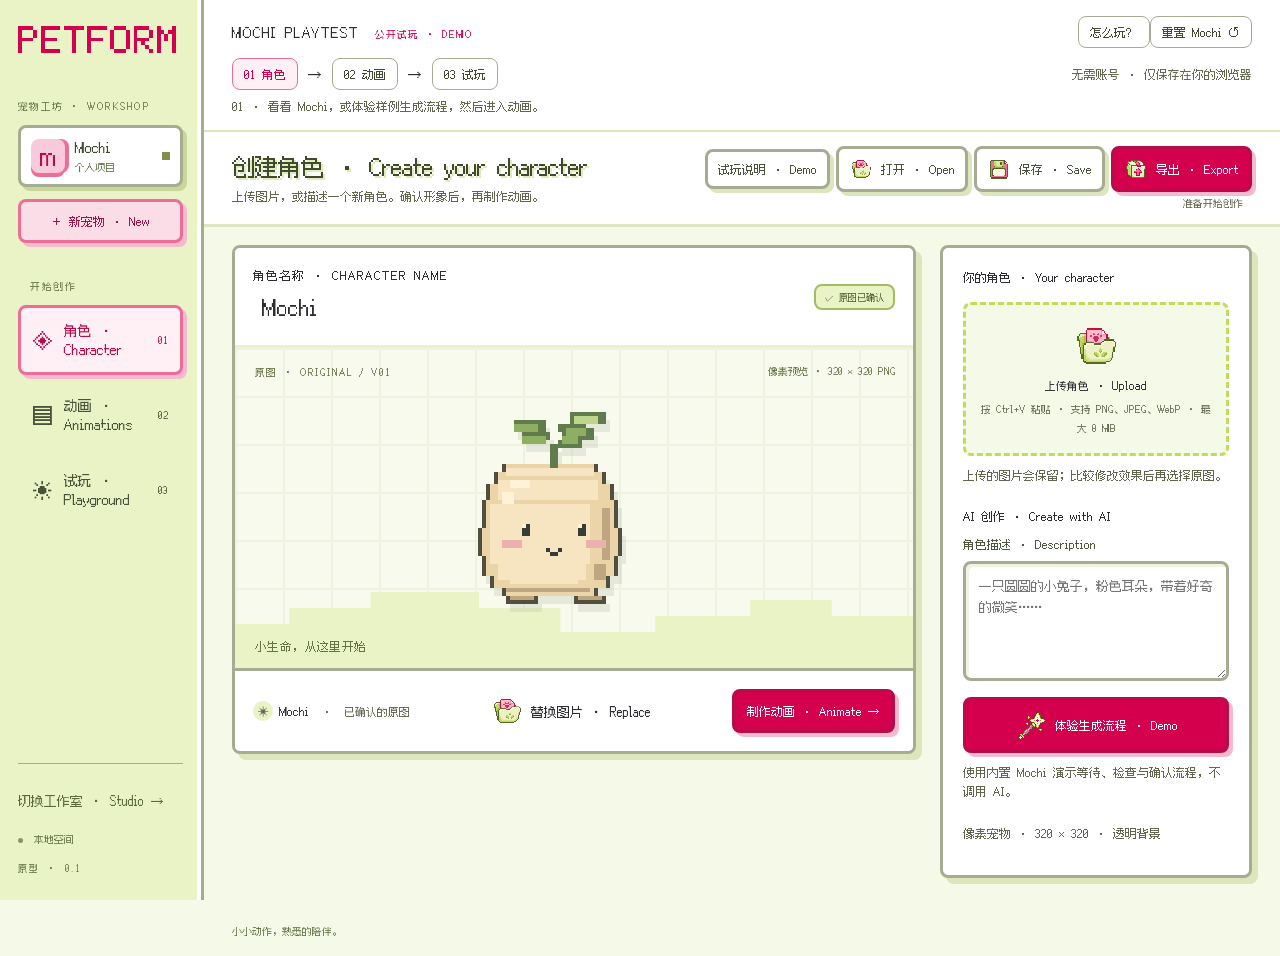
<file: index.html>
<!doctype html>
<html lang="zh-CN">
<head><meta charset="UTF-8"><meta name="viewport" content="width=device-width,initial-scale=1"><link rel="icon" href="data:,"><meta name="theme-color" content="#ffffff"><title>Petform · Mochi Playtest</title><link rel="stylesheet" href="./style.css"><link rel="stylesheet" href="./contextual.css"><link rel="stylesheet" href="./demo.css"></head>
<body class="pixel-fantasy">
<div class="app">
<aside class="sidebar">
<a class="brand" href="#" aria-label="Petform 首页"><svg class="brand-pixels" viewBox="0 0 41 7" aria-hidden="true"><path d="M0 0h1v1h-1zM1 0h1v1h-1zM2 0h1v1h-1zM3 0h1v1h-1zM0 1h1v1h-1zM4 1h1v1h-1zM0 2h1v1h-1zM4 2h1v1h-1zM0 3h1v1h-1zM1 3h1v1h-1zM2 3h1v1h-1zM3 3h1v1h-1zM0 4h1v1h-1zM0 5h1v1h-1zM0 6h1v1h-1zM6 0h1v1h-1zM7 0h1v1h-1zM8 0h1v1h-1zM9 0h1v1h-1zM10 0h1v1h-1zM6 1h1v1h-1zM6 2h1v1h-1zM6 3h1v1h-1zM7 3h1v1h-1zM8 3h1v1h-1zM9 3h1v1h-1zM6 4h1v1h-1zM6 5h1v1h-1zM6 6h1v1h-1zM7 6h1v1h-1zM8 6h1v1h-1zM9 6h1v1h-1zM10 6h1v1h-1zM12 0h1v1h-1zM13 0h1v1h-1zM14 0h1v1h-1zM15 0h1v1h-1zM16 0h1v1h-1zM14 1h1v1h-1zM14 2h1v1h-1zM14 3h1v1h-1zM14 4h1v1h-1zM14 5h1v1h-1zM14 6h1v1h-1zM18 0h1v1h-1zM19 0h1v1h-1zM20 0h1v1h-1zM21 0h1v1h-1zM22 0h1v1h-1zM18 1h1v1h-1zM18 2h1v1h-1zM18 3h1v1h-1zM19 3h1v1h-1zM20 3h1v1h-1zM21 3h1v1h-1zM18 4h1v1h-1zM18 5h1v1h-1zM18 6h1v1h-1zM25 0h1v1h-1zM26 0h1v1h-1zM27 0h1v1h-1zM24 1h1v1h-1zM28 1h1v1h-1zM24 2h1v1h-1zM28 2h1v1h-1zM24 3h1v1h-1zM28 3h1v1h-1zM24 4h1v1h-1zM28 4h1v1h-1zM24 5h1v1h-1zM28 5h1v1h-1zM25 6h1v1h-1zM26 6h1v1h-1zM27 6h1v1h-1zM30 0h1v1h-1zM31 0h1v1h-1zM32 0h1v1h-1zM33 0h1v1h-1zM30 1h1v1h-1zM34 1h1v1h-1zM30 2h1v1h-1zM34 2h1v1h-1zM30 3h1v1h-1zM31 3h1v1h-1zM32 3h1v1h-1zM33 3h1v1h-1zM30 4h1v1h-1zM32 4h1v1h-1zM30 5h1v1h-1zM33 5h1v1h-1zM30 6h1v1h-1zM34 6h1v1h-1zM36 0h1v1h-1zM40 0h1v1h-1zM36 1h1v1h-1zM37 1h1v1h-1zM39 1h1v1h-1zM40 1h1v1h-1zM36 2h1v1h-1zM38 2h1v1h-1zM40 2h1v1h-1zM36 3h1v1h-1zM38 3h1v1h-1zM40 3h1v1h-1zM36 4h1v1h-1zM40 4h1v1h-1zM36 5h1v1h-1zM40 5h1v1h-1zM36 6h1v1h-1zM40 6h1v1h-1z"/></svg></a>
<div class="workspace-label">宠物工坊 · WORKSHOP</div>
<div class="project-chip"><span class="project-avatar">m</span><div><b id="side-name">Mochi</b><small>个人项目</small></div><span class="status-dot"></span></div>
<button id="new-pet" class="button button-outline full">＋ 新宠物 · New</button>
<div class="nav-label">开始创作</div>
<nav aria-label="工作空间"><button class="nav-item active" data-page="character"><span class="nav-icon">◈</span> 角色 · Character <span class="nav-number">01</span></button><button class="nav-item" data-page="animation"><span class="nav-icon">▤</span> 动画 · Animations <span class="nav-number">02</span></button><button class="nav-item" data-page="playground"><span class="nav-icon">☀</span> 试玩 · Playground <span class="nav-number">03</span></button></nav>
<div class="sidebar-note"><div class="tiny-flower">✳</div><b>一个角色，<br>许多小小瞬间。</b><p>让角色自在活动、休息与呼吸。</p></div>
<div class="sidebar-bottom"><a href="./studio.html" class="text-button">切换工作室 · Studio →</a><span class="local-indicator"><i></i> 本地空间</span><small>原型 · 0.1</small></div>
</aside>
<div class="main-shell"><section class="demo-bar" aria-label="Mochi playtest"><div class="demo-bar-head"><strong>MOCHI PLAYTEST <span>公开试玩 · DEMO</span></strong><div><button id="demo-help">怎么玩？</button><button id="demo-reset">重置 Mochi ↺</button></div></div><div class="demo-steps"><button data-demo-page="character">01 角色</button><span>→</span><button data-demo-page="animation">02 动画</button><span>→</span><button data-demo-page="playground">03 试玩</button><small>无需账号 · 仅保存在你的浏览器</small></div><p id="demo-step"></p></section>
<header class="topbar"><div class="workspace-heading"></div><div class="header-actions"><button id="generation-status" class="button button-quiet" hidden>✦ 正在生成……</button><span id="save-status" role="status">准备开始创作</span><button id="provider-settings" class="button button-quiet">试玩说明 · Demo</button><button id="import-project" class="button button-quiet">打开 · Open</button><button id="save-project" class="button button-quiet">保存 · Save</button><button id="export-project" class="button button-dark">导出 · Export</button></div></header>
<main id="main" tabindex="-1"></main>
<footer class="footer"><span>小小动作，熟悉的陪伴。</span><span>为小小陪伴而创作 <span class="pink-star">✳</span></span></footer>
</div></div>
<input type="file" id="character-file" accept="image/png,image/jpeg,image/webp" hidden>
<input type="file" id="frames-file" accept="image/png" multiple hidden>
<input type="file" id="project-file" accept="application/json,.json" hidden>
<div id="toast" class="toast" role="status" aria-live="polite"></div>
<dialog id="generation-wait" aria-labelledby="generation-title" aria-describedby="generation-detail"><div class="summon-scene" aria-hidden="true"><span class="summon-star star-one">✦</span><span class="summon-star star-two">✦</span><span class="summon-star star-three">+</span><div class="summon-crystal"></div><div class="summon-platform"></div></div><span class="eyebrow">创作工坊 · WORKSHOP</span><h2 id="generation-title">召唤角色 · Summoning your character</h2><p id="generation-detail">图像服务正在绘制，可能需要几分钟。</p><div class="spell-track" aria-hidden="true"><i></i><i></i><i></i><i></i><i></i><i></i><i></i><i></i></div><p id="generation-elapsed">0:00 已用时</p><p class="fine-print">可以收起此面板；结果就绪前，请保持此标签页打开。</p><button id="hide-generation" class="button button-outline">收起等待面板 · Hide</button></dialog>
<dialog id="new-pet-dialog" aria-labelledby="new-pet-title"><h2 id="new-pet-title">创建新宠物 · Create a new pet</h2><p class="muted">从空白画布开始：上传图片，或描述角色并生成。</p><form id="new-pet-form"><label class="field"><span class="field-label">宠物名称 · Pet name</span><input id="new-pet-name" class="input" maxlength="40" placeholder="给宠物起个名字" required></label><p class="fine-print" id="new-pet-choice-help">备份并创建会先下载当前项目；直接创建会放弃当前宠物及未保存的修改，不下载文件。</p><button class="button button-dark full" type="submit" id="backup-and-create">备份并创建 · Back up &amp; create</button><button class="button button-outline full" type="submit" id="create-without-backup" aria-describedby="new-pet-choice-help">直接创建 · Create without backup</button><button class="button button-outline full" type="button" id="cancel-new-pet">取消 · Cancel</button></form></dialog>
<dialog id="export-dialog"><div class="dialog-head"><span class="eyebrow">导出作品 · EXPORT</span><button class="icon-button" id="close-export" aria-label="关闭导出">×</button></div><h2>带宠物去桌面 · Desktop export</h2><p class="muted">查看导出流程，或下载可以重新打开的项目备份。</p><div id="export-summary"><img id="export-icon" alt="宠物应用图标"><span id="export-summary-text"></span></div><button class="button button-olive full" id="download-desktop">桌面宠物 · Windows app</button><p id="desktop-export-status" class="fine-print" role="status">确认的原图将用作应用和托盘图标，仅包含已确认的动画。</p><section class="advanced-export"><h3>备份与精灵图 · Backup &amp; sprites</h3><button class="button button-outline full" id="download-json">可编辑备份 · Project JSON</button><button class="button button-outline full" id="download-sheet">当前动作精灵图 · Sprite PNG</button></section><p class="fine-print">试玩版不会构建或下载 Windows 可执行文件。</p></dialog>
<dialog id="image-import-dialog">
  <div class="dialog-head"><span class="eyebrow">角色画布 · CHARACTER CANVAS</span></div>
  <h2>调整角色画布 · Canvas fit</h2>
  <p class="muted">对比上传图片与 320 × 320 原图，后者将作为所有动画的参考。</p>
  <div class="cutout-review"><div class="cutout-preview source-preview"><span>上传原图 · Upload</span><img id="import-source" alt="上传原图"></div><div class="cutout-preview"><span>角色画布 · Canvas</span><img id="import-preview" alt="去背并适配画布后的角色"></div></div>
  <p id="import-detection" role="status"></p><p id="import-baseline" class="fine-print" role="status"></p>
  <label class="check-item"><input type="checkbox" id="import-remove" checked> 自动去除简单背景 · Remove background</label>
  <label class="field"><span class="field-label">颜色容差 · Tolerance <span id="import-tolerance-label">28</span></span><input id="import-tolerance" type="range" min="5" max="80" value="28"></label>
  <label class="field"><span class="field-label">角色大小 · Size <span id="import-size-label">100%</span></span><input id="import-size" type="range" min="50" max="114" step="1" value="100"><span class="field-hint">100% 保留标准边距；放大后仍适配画布，但周围留白会减少。</span></label>
  <label class="field"><span class="field-label">主体与特征 · Character details</span><textarea id="style-note" class="input prompt-input" maxlength="500" placeholder="描述主体、位置、身体结构、衣着，以及需要保留的裁切范围。"></textarea><span class="field-hint">背景复杂时请明确主体，说明特殊身体结构，以及是否为半身或裁切肖像。描述会随原图保存，用于转换与动画生成。</span></label>
  <button class="button button-outline full" id="ai-cutout" disabled title="完整版 AI 功能，试玩版未连接">AI 去背景 · Remove background</button><button class="button button-outline full" id="ai-adapt-style" disabled title="完整版 AI 功能，试玩版未连接">转为像素风 · Pixel style</button>
  <label id="style-choice-wrap" class="check-item" hidden><input type="checkbox" id="import-style-choice"> 使用像素风版本 · Pixel version</label>
  <p class="fine-print">试玩版支持本地画布调整与基础去背；在线 AI 去背与风格转换未启用。</p>
  <button class="button button-olive full" id="apply-image-import">使用此角色 · Use character</button><button class="button button-outline full" id="cancel-image-import">取消 · Cancel</button>
</dialog>

<dialog id="demo-guide" class="demo-guide"><div class="dialog-head"><span class="eyebrow">MOCHI PLAYTEST</span><button id="demo-guide-close" class="icon-button" aria-label="关闭试玩指南">×</button></div><h2>一个 Mochi，完整走一遍。</h2><div class="demo-guide-grid"><section><b>01 · 角色</b><p>查看默认 Mochi。点击「体验生成流程」查看等待与结果确认，也可以上传自己的图片。</p></section><section><b>02 · 动画</b><p>切换待机、开心、进食、睡眠。滚轮选帧，试试速度与播放模式。修改后点击「确认动画」。</p></section><section><b>03 · 试玩</b><p>点击、长按、拖动 Mochi，探索已确认的动作和互动。保存仅影响你自己的浏览器。</p></section><section><b>04 · 带走作品</b><p>「导出」可下载 JSON 备份和精灵图。Windows 应用打包需完整版。</p></section></div><p class="demo-note">这是交互试玩：生成使用预设样例，不会根据描述绘制新图。AI 修复、去背与像素化不连接在线服务。无需密钥，无生成费用。</p></dialog><script type="module" src="./app.mjs"></script>
</body></html>
</file>
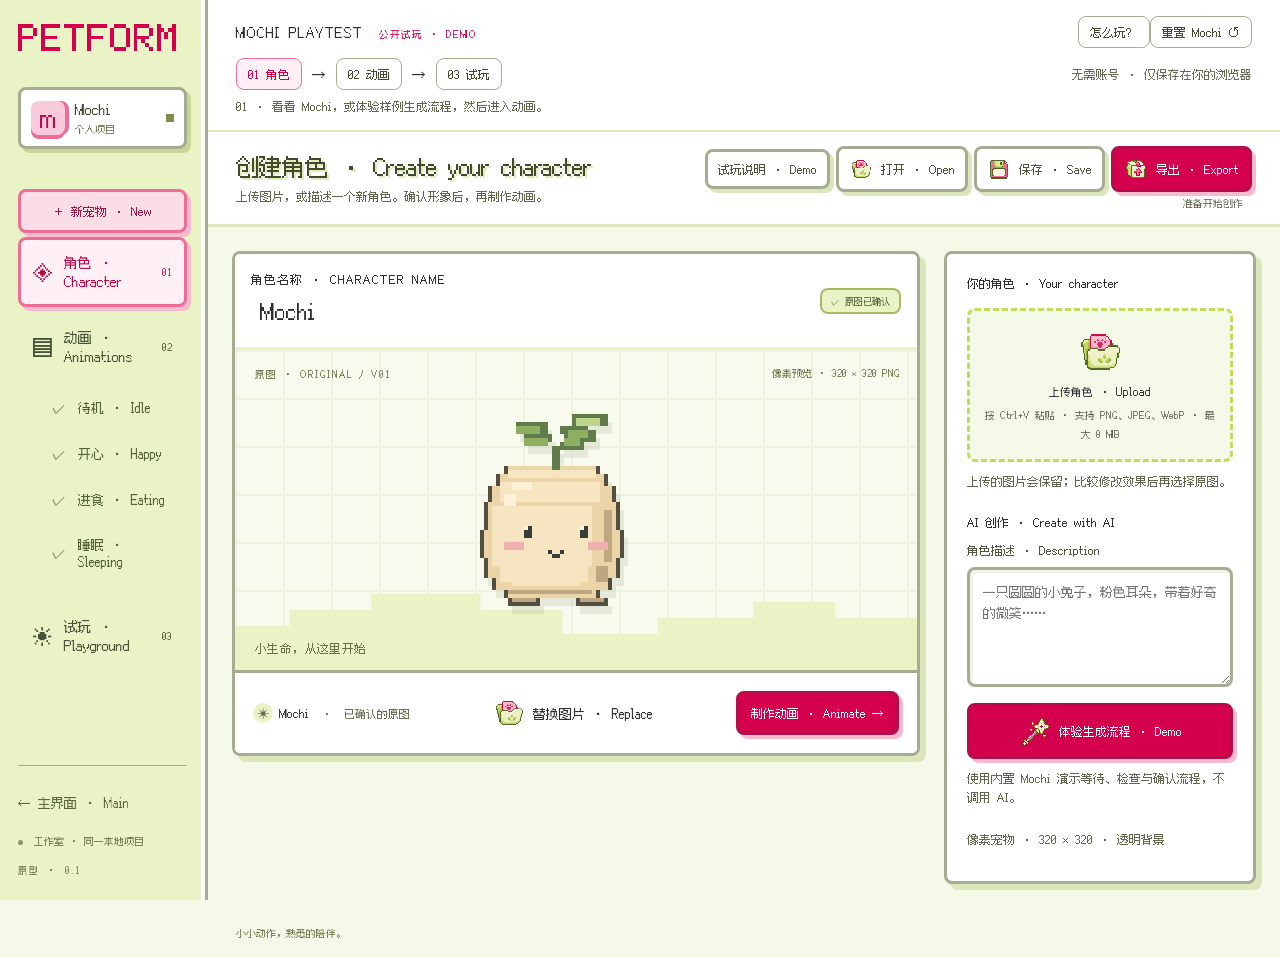
<file: studio.html>
<!doctype html>
<html lang="zh-CN">
<head><meta charset="UTF-8"><meta name="viewport" content="width=device-width,initial-scale=1"><link rel="icon" href="data:,"><meta name="theme-color" content="#ffffff"><title>Petform · 工作室 Studio</title><link rel="stylesheet" href="./style.css"><link rel="stylesheet" href="./contextual.css"><link rel="stylesheet" href="./studio.css"><link rel="stylesheet" href="./demo.css"></head>
<body class="pixel-fantasy" data-interface="studio">
<div class="app">
<aside class="sidebar">
<a class="brand" href="#" aria-label="Petform 首页"><svg class="brand-pixels" viewBox="0 0 41 7" aria-hidden="true"><path d="M0 0h1v1h-1zM1 0h1v1h-1zM2 0h1v1h-1zM3 0h1v1h-1zM0 1h1v1h-1zM4 1h1v1h-1zM0 2h1v1h-1zM4 2h1v1h-1zM0 3h1v1h-1zM1 3h1v1h-1zM2 3h1v1h-1zM3 3h1v1h-1zM0 4h1v1h-1zM0 5h1v1h-1zM0 6h1v1h-1zM6 0h1v1h-1zM7 0h1v1h-1zM8 0h1v1h-1zM9 0h1v1h-1zM10 0h1v1h-1zM6 1h1v1h-1zM6 2h1v1h-1zM6 3h1v1h-1zM7 3h1v1h-1zM8 3h1v1h-1zM9 3h1v1h-1zM6 4h1v1h-1zM6 5h1v1h-1zM6 6h1v1h-1zM7 6h1v1h-1zM8 6h1v1h-1zM9 6h1v1h-1zM10 6h1v1h-1zM12 0h1v1h-1zM13 0h1v1h-1zM14 0h1v1h-1zM15 0h1v1h-1zM16 0h1v1h-1zM14 1h1v1h-1zM14 2h1v1h-1zM14 3h1v1h-1zM14 4h1v1h-1zM14 5h1v1h-1zM14 6h1v1h-1zM18 0h1v1h-1zM19 0h1v1h-1zM20 0h1v1h-1zM21 0h1v1h-1zM22 0h1v1h-1zM18 1h1v1h-1zM18 2h1v1h-1zM18 3h1v1h-1zM19 3h1v1h-1zM20 3h1v1h-1zM21 3h1v1h-1zM18 4h1v1h-1zM18 5h1v1h-1zM18 6h1v1h-1zM25 0h1v1h-1zM26 0h1v1h-1zM27 0h1v1h-1zM24 1h1v1h-1zM28 1h1v1h-1zM24 2h1v1h-1zM28 2h1v1h-1zM24 3h1v1h-1zM28 3h1v1h-1zM24 4h1v1h-1zM28 4h1v1h-1zM24 5h1v1h-1zM28 5h1v1h-1zM25 6h1v1h-1zM26 6h1v1h-1zM27 6h1v1h-1zM30 0h1v1h-1zM31 0h1v1h-1zM32 0h1v1h-1zM33 0h1v1h-1zM30 1h1v1h-1zM34 1h1v1h-1zM30 2h1v1h-1zM34 2h1v1h-1zM30 3h1v1h-1zM31 3h1v1h-1zM32 3h1v1h-1zM33 3h1v1h-1zM30 4h1v1h-1zM32 4h1v1h-1zM30 5h1v1h-1zM33 5h1v1h-1zM30 6h1v1h-1zM34 6h1v1h-1zM36 0h1v1h-1zM40 0h1v1h-1zM36 1h1v1h-1zM37 1h1v1h-1zM39 1h1v1h-1zM40 1h1v1h-1zM36 2h1v1h-1zM38 2h1v1h-1zM40 2h1v1h-1zM36 3h1v1h-1zM38 3h1v1h-1zM40 3h1v1h-1zM36 4h1v1h-1zM40 4h1v1h-1zM36 5h1v1h-1zM40 5h1v1h-1zM36 6h1v1h-1zM40 6h1v1h-1z"/></svg></a>
<div class="workspace-label">宠物工坊 · WORKSHOP</div>
<div class="project-chip"><span class="project-avatar">m</span><div><b id="side-name">Mochi</b><small>个人项目</small></div><span class="status-dot"></span></div>
<button id="new-pet" class="button button-outline full">＋ 新宠物 · New</button>
<div class="nav-label">开始创作</div>
<nav aria-label="工作空间"><button class="nav-item active" data-page="character"><span class="nav-icon">◈</span> 角色 · Character <span class="nav-number">01</span></button><button class="nav-item" data-page="animation"><span class="nav-icon">▤</span> 动画 · Animations <span class="nav-number">02</span></button><button class="nav-item" data-page="playground"><span class="nav-icon">☀</span> 试玩 · Playground <span class="nav-number">03</span></button></nav>
<div class="sidebar-note"><div class="tiny-flower">✳</div><b>一个角色，<br>许多小小瞬间。</b><p>让角色自在活动、休息与呼吸。</p></div>
<div class="sidebar-bottom"><a href="./" class="text-button">← 主界面 · Main</a><span class="local-indicator"><i></i> 工作室 · 同一本地项目</span><small>原型 · 0.1</small></div>
</aside>
<div class="main-shell"><section class="demo-bar" aria-label="Mochi playtest"><div class="demo-bar-head"><strong>MOCHI PLAYTEST <span>公开试玩 · DEMO</span></strong><div><button id="demo-help">怎么玩？</button><button id="demo-reset">重置 Mochi ↺</button></div></div><div class="demo-steps"><button data-demo-page="character">01 角色</button><span>→</span><button data-demo-page="animation">02 动画</button><span>→</span><button data-demo-page="playground">03 试玩</button><small>无需账号 · 仅保存在你的浏览器</small></div><p id="demo-step"></p></section>
<header class="topbar"><div class="workspace-heading"></div><div class="header-actions"><button id="generation-status" class="button button-quiet" hidden>✦ 正在生成……</button><span id="save-status" role="status">准备开始创作</span><button id="provider-settings" class="button button-quiet">试玩说明 · Demo</button><button id="import-project" class="button button-quiet">打开 · Open</button><button id="save-project" class="button button-quiet">保存 · Save</button><button id="export-project" class="button button-dark">导出 · Export</button></div></header>
<main id="main" tabindex="-1"></main>
<footer class="footer"><span>小小动作，熟悉的陪伴。</span><span>为小小陪伴而创作 <span class="pink-star">✳</span></span></footer>
</div></div>
<input type="file" id="character-file" accept="image/png,image/jpeg,image/webp" hidden>
<input type="file" id="frames-file" accept="image/png" multiple hidden>
<input type="file" id="project-file" accept="application/json,.json" hidden>
<div id="toast" class="toast" role="status" aria-live="polite"></div>
<dialog id="generation-wait" aria-labelledby="generation-title" aria-describedby="generation-detail"><div class="summon-scene" aria-hidden="true"><span class="summon-star star-one">✦</span><span class="summon-star star-two">✦</span><span class="summon-star star-three">+</span><div class="summon-crystal"></div><div class="summon-platform"></div></div><span class="eyebrow">创作工坊 · WORKSHOP</span><h2 id="generation-title">召唤角色 · Summoning your character</h2><p id="generation-detail">图像服务正在绘制，可能需要几分钟。</p><div class="spell-track" aria-hidden="true"><i></i><i></i><i></i><i></i><i></i><i></i><i></i><i></i></div><p id="generation-elapsed">0:00 已用时</p><p class="fine-print">可以收起此面板；结果就绪前，请保持此标签页打开。</p><button id="hide-generation" class="button button-outline">收起等待面板 · Hide</button></dialog>
<dialog id="new-pet-dialog" aria-labelledby="new-pet-title"><h2 id="new-pet-title">创建新宠物 · Create a new pet</h2><p class="muted">从空白画布开始：上传图片，或描述角色并生成。</p><form id="new-pet-form"><label class="field"><span class="field-label">宠物名称 · Pet name</span><input id="new-pet-name" class="input" maxlength="40" placeholder="给宠物起个名字" required></label><p class="fine-print" id="new-pet-choice-help">备份并创建会先下载当前项目；直接创建会放弃当前宠物及未保存的修改，不下载文件。</p><button class="button button-dark full" type="submit" id="backup-and-create">备份并创建 · Back up &amp; create</button><button class="button button-outline full" type="submit" id="create-without-backup" aria-describedby="new-pet-choice-help">直接创建 · Create without backup</button><button class="button button-outline full" type="button" id="cancel-new-pet">取消 · Cancel</button></form></dialog>
<dialog id="export-dialog"><div class="dialog-head"><span class="eyebrow">导出作品 · EXPORT</span><button class="icon-button" id="close-export" aria-label="关闭导出">×</button></div><h2>带宠物去桌面 · Desktop export</h2><p class="muted">查看导出流程，或下载可以重新打开的项目备份。</p><div id="export-summary"><img id="export-icon" alt="宠物应用图标"><span id="export-summary-text"></span></div><button class="button button-olive full" id="download-desktop">桌面宠物 · Windows app</button><p id="desktop-export-status" class="fine-print" role="status">确认的原图将用作应用和托盘图标，仅包含已确认的动画。</p><section class="advanced-export"><h3>备份与精灵图 · Backup &amp; sprites</h3><button class="button button-outline full" id="download-json">可编辑备份 · Project JSON</button><button class="button button-outline full" id="download-sheet">当前动作精灵图 · Sprite PNG</button></section><p class="fine-print">试玩版不会构建或下载 Windows 可执行文件。</p></dialog>
<dialog id="image-import-dialog">
  <div class="dialog-head"><span class="eyebrow">角色画布 · CHARACTER CANVAS</span></div>
  <h2>调整角色画布 · Canvas fit</h2>
  <p class="muted">对比上传图片与 320 × 320 原图，后者将作为所有动画的参考。</p>
  <div class="cutout-review"><div class="cutout-preview source-preview"><span>上传原图 · Upload</span><img id="import-source" alt="上传原图"></div><div class="cutout-preview"><span>角色画布 · Canvas</span><img id="import-preview" alt="去背并适配画布后的角色"></div></div>
  <p id="import-detection" role="status"></p><p id="import-baseline" class="fine-print" role="status"></p>
  <label class="check-item"><input type="checkbox" id="import-remove" checked> 自动去除简单背景 · Remove background</label>
  <label class="field"><span class="field-label">颜色容差 · Tolerance <span id="import-tolerance-label">28</span></span><input id="import-tolerance" type="range" min="5" max="80" value="28"></label>
  <label class="field"><span class="field-label">角色大小 · Size <span id="import-size-label">100%</span></span><input id="import-size" type="range" min="50" max="114" step="1" value="100"><span class="field-hint">100% 保留标准边距；放大后仍适配画布，但周围留白会减少。</span></label>
  <label class="field"><span class="field-label">主体与特征 · Character details</span><textarea id="style-note" class="input prompt-input" maxlength="500" placeholder="描述主体、位置、身体结构、衣着，以及需要保留的裁切范围。"></textarea><span class="field-hint">背景复杂时请明确主体，说明特殊身体结构，以及是否为半身或裁切肖像。描述会随原图保存，用于转换与动画生成。</span></label>
  <button class="button button-outline full" id="ai-cutout" disabled title="完整版 AI 功能，试玩版未连接">AI 去背景 · Remove background</button><button class="button button-outline full" id="ai-adapt-style" disabled title="完整版 AI 功能，试玩版未连接">转为像素风 · Pixel style</button>
  <label id="style-choice-wrap" class="check-item" hidden><input type="checkbox" id="import-style-choice"> 使用像素风版本 · Pixel version</label>
  <p class="fine-print">试玩版支持本地画布调整与基础去背；在线 AI 去背与风格转换未启用。</p>
  <button class="button button-olive full" id="apply-image-import">使用此角色 · Use character</button><button class="button button-outline full" id="cancel-image-import">取消 · Cancel</button>
</dialog>

<dialog id="demo-guide" class="demo-guide"><div class="dialog-head"><span class="eyebrow">MOCHI PLAYTEST</span><button id="demo-guide-close" class="icon-button" aria-label="关闭试玩指南">×</button></div><h2>一个 Mochi，完整走一遍。</h2><div class="demo-guide-grid"><section><b>01 · 角色</b><p>查看默认 Mochi。点击「体验生成流程」查看等待与结果确认，也可以上传自己的图片。</p></section><section><b>02 · 动画</b><p>切换待机、开心、进食、睡眠。滚轮选帧，试试速度与播放模式。修改后点击「确认动画」。</p></section><section><b>03 · 试玩</b><p>点击、长按、拖动 Mochi，探索已确认的动作和互动。保存仅影响你自己的浏览器。</p></section><section><b>04 · 带走作品</b><p>「导出」可下载 JSON 备份和精灵图。Windows 应用打包需完整版。</p></section></div><p class="demo-note">这是交互试玩：生成使用预设样例，不会根据描述绘制新图。AI 修复、去背与像素化不连接在线服务。无需密钥，无生成费用。</p></dialog><script type="module" src="./app.mjs"></script>
</body></html>
</file>
<file: style.css>
@import url('data:text/css,');
:root{--bg:#f5f3ed;--paper:#fffefb;--ink:#292b25;--muted:#828477;--line:#dedfd4;--olive:#626c42;--lime:#e1e9bc;--pink:#eabfc5;--sidebar:#eeeee6;--radius:16px}
*{box-sizing:border-box}body{margin:0;color:var(--ink);background:var(--bg);font-family:"Segoe UI",Arial,sans-serif;font-size:14px}button,input,select{font:inherit}button,a,input,select{ -webkit-tap-highlight-color:transparent}button{cursor:pointer}button:disabled{opacity:.42;cursor:not-allowed}button:focus-visible,a:focus-visible,input:focus-visible,select:focus-visible{outline:3px solid #b47785;outline-offset:4px}button{color:inherit}a{color:inherit;text-decoration:none}.app{display:flex;min-height:100vh}.sidebar{width:230px;background:var(--sidebar);border-right:1px solid var(--line);padding:31px 22px 22px;display:flex;flex-direction:column;position:fixed;inset:0 auto 0 0}.brand{font-size:32px;font-weight:800;letter-spacing:-1.8px;display:flex;align-items:center;gap:7px}.brand-mark{font-size:40px;font-weight:400;line-height:1;color:var(--olive)}.brand-period{color:#bd828d;margin-left:-7px}.workspace-label,.nav-label,.eyebrow{font-size:10px;font-weight:700;letter-spacing:1.7px}.workspace-label{margin:38px 0 12px;color:var(--muted);letter-spacing:1.25px}.project-chip{display:flex;align-items:center;padding:12px;background:#f9f9f3;border:1px solid var(--line);border-radius:10px;gap:10px}.project-avatar{display:grid;place-items:center;background:var(--pink);height:34px;width:34px;border-radius:9px;font-family:Georgia,serif;font-style:italic;font-size:25px}.project-chip b{font-size:13px}.project-chip small{display:block;font-size:10px;color:var(--muted);margin-top:3px}.status-dot{width:6px;height:6px;background:#899360;border-radius:50%;margin-left:auto}.nav-label{color:var(--muted);margin:32px 12px 12px;font-size:9px}.nav-item{width:100%;border:0;background:none;border-radius:8px;padding:13px 12px;display:flex;align-items:center;gap:11px;text-align:left;margin-bottom:5px;font-weight:500}.nav-item:hover{background:#e7e8dd}.nav-item.active{background:var(--olive);color:white}.nav-icon{font-size:20px;line-height:1;width:22px}.nav-number{margin-left:auto;font-size:10px;opacity:.55}.sidebar-note{margin-top:auto;padding:50px 12px 23px}.tiny-flower{font-size:33px;color:#a6ad84;margin-bottom:13px}.sidebar-note b{font-family:Georgia,serif;font-size:18px;font-weight:400;line-height:1.4}.sidebar-note p{font-size:11px;color:var(--muted);line-height:1.75}.sidebar-bottom{border-top:1px solid var(--line);padding-top:16px;display:flex;flex-direction:column;gap:16px}.text-button{border:0;background:none;text-align:left;padding:0;font-size:12px}.sidebar-bottom small{font-size:9px;color:#a1a394;letter-spacing:1.7px}.local-indicator{font-size:10px;color:var(--muted)}.local-indicator i{display:inline-block;width:5px;height:5px;border-radius:50%;background:#879464;margin-right:6px}.main-shell{margin-left:230px;flex:1;min-width:0}.topbar{height:82px;border-bottom:1px solid var(--line);padding:0 38px;display:flex;align-items:center;justify-content:space-between;gap:15px}.breadcrumb{display:flex;gap:15px;align-items:center;font-size:12px;color:var(--muted)}.breadcrumb b{color:var(--ink);font-weight:500}.draft-pill{border:1px solid var(--line);padding:4px 6px;border-radius:4px;font-size:8px;letter-spacing:1px}.header-actions{display:flex;gap:10px;align-items:center}#save-status{font-size:10px;color:var(--muted);margin-right:9px}.button{border:0;border-radius:7px;padding:11px 17px;font-size:12px;font-weight:600;display:inline-flex;align-items:center;justify-content:center;gap:14px;transition:background .15s,transform .15s}.button:hover:not(:disabled){transform:translateY(-1px)}.button-dark{background:var(--ink);color:var(--pf-surface, #fff)}.button-dark:hover{background:#414638}.button-quiet{background:transparent;border:1px solid var(--line)}.button-olive{background:var(--olive);color:white}.button-outline{background:transparent;border:1px solid var(--line)}.button-soft{background:var(--lime)}.full{width:100%;margin-top:12px}main{max-width:1510px;margin:auto;padding:36px 38px 20px}.intro{display:flex;align-items:flex-end;justify-content:space-between;margin-bottom:28px;gap:20px}.eyebrow{color:var(--olive);font-size:9px}h1{font-family:Georgia,"Times New Roman",serif;font-size:43px;line-height:1.12;letter-spacing:-1.7px;font-weight:400;margin:13px 0 12px}h1 em{font-weight:400;color:var(--olive)}.intro p{color:var(--muted);font-size:12px;line-height:1.7;margin:0}.step-indicator{display:flex;gap:6px;padding-bottom:7px;align-items:center}.step-indicator span{width:22px;height:3px;border-radius:3px;background:var(--line)}.step-indicator .current{background:var(--olive);width:36px}.step-indicator small{font-size:9px;color:var(--muted);margin-left:7px;white-space:nowrap}.work-grid{display:grid;grid-template-columns:minmax(0,1fr) 290px;gap:20px}.panel{border:1px solid var(--line);border-radius:var(--radius);background:var(--paper);overflow:hidden}.panel-head{padding:17px 21px;display:flex;align-items:center;justify-content:space-between;border-bottom:1px solid var(--line);gap:10px}.panel-head h2{font-size:12px;margin:0;font-weight:600}.pill{display:inline-flex;align-items:center;gap:5px;border-radius:20px;padding:5px 9px;font-size:9px;white-space:nowrap;background:#f1f2e9;color:var(--olive)}.pill.pink{background:#f8e7e9;color:#9e6572}.pill.locked{background:var(--lime);color:#4b5630}.stage{min-height:347px;position:relative;display:flex;align-items:center;justify-content:center;background-color:#f6f6ef;background-image:radial-gradient(#d7dbcc .8px,transparent .8px);background-size:18px 18px;overflow:hidden}.stage:after{content:"";position:absolute;width:290px;height:290px;border:1px solid #dce0d1;border-radius:50%;pointer-events:none}.stage-inner{z-index:1;position:relative;display:flex;align-items:center;justify-content:center;flex-direction:column}.pet-image{width:230px;height:230px;object-fit:contain;filter:drop-shadow(0 16px 10px #69734b12);user-select:none;-webkit-user-drag:none}.stage-caption{position:absolute;bottom:17px;left:20px;font-size:9px;color:#929780;letter-spacing:1.15px;text-transform:uppercase}.stage-corner{position:absolute;top:16px;right:17px;font-size:9px;color:#989d8b}.stage-label{position:absolute;top:17px;left:20px;font-size:9px;letter-spacing:1px;color:var(--olive)}.stage-foot{padding:14px 20px;display:flex;justify-content:space-between;align-items:center;gap:12px}.stage-foot p{font-size:11px;margin:0;color:var(--muted)}.stage-foot strong{font-weight:500;color:var(--ink)}.small-circle{display:inline-grid;place-items:center;width:20px;height:20px;background:var(--lime);border-radius:50%;font-size:11px;margin-right:6px}.inspector{padding:21px}.inspector h2{font-size:14px;margin:0 0 5px}.muted{color:var(--muted);font-size:12px;line-height:1.75}.inspector>.muted{font-size:11px;margin:0 0 22px}.field{display:block;margin-top:20px}.field-label{display:block;font-size:10px;font-weight:600;margin-bottom:8px}.input{border:1px solid var(--line);background:var(--paper);border-radius:6px;width:100%;padding:10px 11px;font-size:12px;color:var(--ink)}.field-hint{font-size:10px;color:var(--muted);line-height:1.6;margin-top:7px}.rule{height:1px;background:var(--line);margin:22px 0}.check-item{font-size:11px;display:flex;gap:9px;align-items:flex-start;margin:11px 0;line-height:1.6}.check-icon{color:var(--olive)}.callout{padding:13px 14px;border-radius:9px;background:#f0f2e5;margin-top:18px;font-size:11px;line-height:1.6;color:#68724f}.callout b{display:block;margin-bottom:3px;font-size:11px;color:#4c5935}.fine-print{font-size:10px;line-height:1.7;color:var(--muted)}.upload-area{border:1px dashed #bfc7a8;border-radius:9px;background:#fafbf5;padding:17px 12px;text-align:center;cursor:pointer;display:block;width:100%;margin-top:16px}.upload-area:hover{background:#f0f3e3}.upload-area strong{display:block;font-size:11px;margin:7px 0 5px}.upload-area span{font-size:10px;color:var(--muted)}.upload-icon{font-size:20px;color:var(--olive)}.bottom-cards{display:grid;grid-template-columns:repeat(3,1fr);gap:14px;margin-top:20px}.mini-card{border:1px solid var(--line);border-radius:11px;padding:17px;background:#f9f8f3;display:flex;gap:11px;align-items:flex-start}.mini-card .mini-icon{font-size:19px;color:var(--olive)}.mini-card b{font-size:11px;font-weight:600}.mini-card p{font-size:10px;line-height:1.6;color:var(--muted);margin:5px 0 0}.footer{max-width:1510px;margin:0 auto;padding:21px 38px;display:flex;justify-content:space-between;color:#96998b;font-size:9px}.footer>span:last-child{font-size:8px;letter-spacing:1.1px}.pink-star{color:#c997a2;font-size:17px;vertical-align:middle;margin-left:9px}.action-tabs{display:flex;gap:6px;flex-wrap:wrap;margin-bottom:17px}.action-tab{background:transparent;border:1px solid var(--line);border-radius:7px;padding:9px 14px;font-size:11px;display:flex;gap:9px;align-items:center}.action-tab.active{background:var(--olive);color:var(--pf-surface, #fff);border-color:var(--olive)}.action-tab .action-dot{width:5px;height:5px;border-radius:50%;background:#a5aa92}.action-tab.reviewed .action-dot{background:#a1c35f}.timeline{padding:18px 20px 16px}.timeline-header{display:flex;justify-content:space-between;margin-bottom:13px;font-size:10px}.timeline-header span{color:var(--muted);font-size:9px}.frames{display:grid;grid-template-columns:repeat(8,minmax(0,1fr));gap:6px}.frame{padding:0;background:#f3f4ee;border:1px solid var(--line);border-radius:6px;position:relative;min-width:0;overflow:hidden}.frame img{display:block;width:100%;aspect-ratio:1;object-fit:contain}.frame.active{border-color:var(--olive);box-shadow:0 0 0 1px var(--olive)}.frame.anchor{background:#eaf0d9;border-color:#cbd5b0}.frame small{display:block;font-size:8px;padding:4px 0;text-align:center;background:#ffffff70;color:var(--muted)}.timeline-note{font-size:9px;color:var(--olive);margin:11px 0 0;display:flex;justify-content:space-between}.playbar{display:flex;align-items:center;gap:12px}.play-button{border:0;border-radius:50%;background:var(--ink);color:white;width:30px;height:30px;font-size:11px}.playbar span{font-size:10px;color:var(--muted)}.speed{border:1px solid var(--line);border-radius:4px;background:transparent;font-size:10px;padding:4px;color:var(--muted)}input[type=range]{width:100%;accent-color:var(--olive)}.ref-mini{display:flex;gap:12px;align-items:center;background:#f4f5ee;border:1px solid var(--line);border-radius:8px;padding:8px}.ref-mini img{width:48px;height:48px;object-fit:contain}.ref-mini b{font-size:11px}.ref-mini small{display:block;font-size:9px;color:var(--muted);margin-top:5px}.review-list{margin-top:17px}.review-list label{display:flex;font-size:10px;gap:7px;margin:12px 0;align-items:center}.review-list input{accent-color:var(--olive)}.action-source{font-size:9px;color:#9c7880;margin-top:10px;line-height:1.6}.empty-overlay{text-align:center;padding:36px 24px}.empty-overlay h3{font-family:Georgia,serif;font-size:24px;font-weight:400}.activity-buttons{display:flex;gap:8px;flex-wrap:wrap;margin-top:18px}.activity-buttons button{flex:1;padding:11px 12px;border:1px solid var(--line);background:#fafaf5;border-radius:7px;font-size:11px;white-space:nowrap}.activity-buttons button:hover{background:var(--lime)}.playground-stage{min-height:414px;background-color:#eff0e6}.speech{background:white;border:1px solid var(--line);padding:9px 16px;border-radius:12px 12px 12px 0;font-size:12px;position:absolute;top:-23px;white-space:nowrap;box-shadow:0 4px 15px #424c3010}.pet-touch{background:none;border:none;padding:0;position:relative;z-index:2;cursor:pointer}.little-food{position:absolute;right:6px;bottom:52px;font-size:28px}.crumb{position:absolute;top:137px;left:119px;font-size:20px;color:#956b45;pointer-events:none}.napkin{position:absolute;right:-30px;bottom:50px;border:1px solid #dedccf;background:#fffef9;border-radius:3px;width:40px;height:33px;box-shadow:2px 3px 0 #e4e1d5;z-index:4;touch-action:none;cursor:grab;transform:rotate(-10deg);font-size:17px}.napkin:active{cursor:grabbing}.routine{display:flex;align-items:center;justify-content:space-between;padding:12px 0;border-bottom:1px solid var(--line);font-size:11px}.toggle{width:31px;height:18px;border:0;border-radius:20px;background:#d9dccf;position:relative}.toggle:after{content:"";position:absolute;width:12px;height:12px;border-radius:50%;background:white;left:3px;top:3px}.toggle.on{background:var(--olive)}.toggle.on:after{left:16px}.version-row{display:flex;justify-content:space-between;align-items:center;font-size:10px;margin-top:10px}.version-row button{border:0;background:none;text-decoration:underline;font-size:10px}.toast{position:fixed;bottom:25px;left:calc(50% + 90px);transform:translate(-50%,20px);background:var(--ink);color:var(--pf-surface, #fff);padding:13px 21px;border-radius:9px;box-shadow:0 8px 24px #0002;opacity:0;pointer-events:none;transition:all .2s;z-index:20;font-size:12px;max-width:80vw}.toast.visible{opacity:1;transform:translate(-50%,0)}dialog{width:470px;max-width:calc(100vw - 32px);border:1px solid var(--line);border-radius:18px;padding:27px;background:var(--paper);color:var(--ink);box-shadow:0 20px 90px #18201130}dialog::backdrop{background:#232a2255;backdrop-filter:blur(4px)}.dialog-head{display:flex;align-items:center;justify-content:space-between}.icon-button{background:none;border:0;font-size:25px;color:var(--muted)}dialog h2{font-family:Georgia,serif;font-weight:400;font-size:29px;letter-spacing:-.8px;margin:20px 0 10px}#export-summary{padding:12px;background:#f1f3e8;border-radius:8px;font-size:11px;line-height:1.8;margin:20px 0}.sleepy{transform:rotate(-6deg) scaleY(.9)}.loved{animation:boop .5s ease-in-out}.eating{animation:nom .45s infinite}.focus-pet{filter:drop-shadow(0 0 20px #cbdcae)}@keyframes boop{50%{transform:translateY(-15px) scale(1.04)}}@keyframes nom{50%{transform:rotate(4deg) scaleY(.94)}}.compare-stage{display:flex;gap:25px;align-items:center;z-index:1}.compare-stage .pet-image{width:175px;height:175px}.compare-label{text-align:center;font-size:9px;color:var(--muted);letter-spacing:1px;margin-top:12px}.hidden{display:none!important}
@media(min-width:1500px){main{padding-top:44px}.stage{min-height:400px}.pet-image{width:270px;height:270px}.playground-stage{min-height:470px}.crumb{top:158px;left:139px}.intro{margin-bottom:32px}h1{font-size:48px}}
@media(max-width:1150px){.sidebar{width:195px;padding:28px 15px}.main-shell{margin-left:195px}.topbar{padding:0 25px}main{padding:28px 25px 15px}.work-grid{grid-template-columns:minmax(0,1fr) 260px;gap:14px}.inspector{padding:17px}.footer{padding:20px 25px}h1{font-size:36px}#save-status{display:none}.stage{min-height:315px}.compare-stage{gap:5px}.compare-stage .pet-image{width:145px;height:145px}.mini-card{padding:13px;gap:8px}}
@media(max-width:850px){.sidebar{width:75px;padding:25px 12px}.brand{font-size:0;gap:0;justify-content:center}.brand-mark{font-size:36px}.brand-period,.workspace-label,.project-chip,.nav-label,.nav-number,.sidebar-note,.sidebar-bottom{display:none}.sidebar nav{margin-top:40px}.nav-item{font-size:0;padding:12px;justify-content:center}.nav-icon{font-size:23px}.main-shell{margin-left:75px}.work-grid{grid-template-columns:minmax(0,1fr) 240px}.breadcrumb{gap:7px}.draft-pill{display:none}.header-actions{gap:7px}.button{padding:10px 12px}.bottom-cards{gap:8px}.mini-card{display:block}.mini-icon{display:none}.toast{left:55%}}
@media(max-width:680px){.sidebar{position:static;width:100%;height:65px;flex-direction:row;align-items:center;padding:12px 18px;border-right:0;border-bottom:1px solid var(--line);justify-content:space-between}.sidebar nav{margin:0;display:flex;gap:5px}.nav-item{margin:0;padding:8px 12px}.brand{font-size:23px}.brand-mark{font-size:29px}.app{display:block}.main-shell{margin-left:0}.topbar{height:66px;padding:0 18px}.breadcrumb{font-size:10px}.header-actions .button{font-size:10px;padding:9px 10px}.work-grid{grid-template-columns:1fr}main{padding:27px 18px 12px}h1{font-size:36px}.intro{margin-bottom:22px}.step-indicator{display:none}.stage{min-height:310px}.inspector{padding:22px}.bottom-cards{grid-template-columns:1fr}.mini-card{display:flex}.mini-icon{display:block}.footer{padding:20px 18px}.footer>span:last-child{display:none}.toast{left:50%}.pet-image{width:230px;height:230px}.crumb{top:137px;left:119px}}
@media(prefers-reduced-motion:reduce){*{animation:none!important;transition:none!important}}

/* Pixel art is rendered at integer logical-pixel scales, without interpolation. */
.pet-image{width:256px;height:256px;image-rendering:pixelated;filter:none}
.ref-mini img,.frame img{image-rendering:pixelated}
.compare-stage .pet-image{width:192px;height:192px}
.sleepy,.loved,.eating{animation:none!important;transform:none!important}
.crumb{top:151px;left:138px;font-size:0;width:4px;height:4px;background:#aa704c;box-shadow:4px 4px #d5a76b}
.little-food{display:none}
@media(max-width:1150px){.compare-stage .pet-image{width:128px;height:128px}}
@media(max-width:680px){.pet-image{width:256px;height:256px}}

#image-import-dialog{max-height:90vh;overflow:auto;width:min(520px,90vw)}.cutout-preview{display:grid;place-items:center;min-height:240px;background:repeating-conic-gradient(#e3dfd5 0% 25%,#f8f6f0 0% 50%) 0/20px 20px;border-radius:12px}.cutout-preview img{max-width:100%;width:240px;height:240px;object-fit:contain;image-rendering:pixelated}
.cutout-review{display:grid;grid-template-columns:1fr 1fr;gap:10px}.cutout-review .cutout-preview{min-height:200px;align-content:center;gap:6px;overflow:hidden}.cutout-review .cutout-preview span{font-size:9px;font-weight:700;letter-spacing:1px;color:var(--olive);background:#f8f6f0dd;padding:3px 8px;border-radius:3px}.cutout-review .cutout-preview img{width:190px;height:190px}.cutout-review .source-preview img{image-rendering:auto}#import-baseline{background:#f3f5e8;border-radius:7px;padding:9px 11px;line-height:1.55}@media(max-width:480px){.cutout-review .cutout-preview img{width:130px;height:130px}.cutout-review .cutout-preview{min-height:150px}}

#provider-dialog{width:min(540px,90vw);max-height:90vh;overflow:auto}#provider-dialog .field input,#provider-dialog .field select{width:100%}
.prompt-input{width:100%;min-height:110px;padding:12px 13px;resize:vertical;line-height:1.5;font:inherit}
textarea:focus-visible{outline:3px solid #b47785;outline-offset:4px}
#export-summary{display:flex;align-items:center;gap:14px}
#export-icon{width:58px;height:58px;object-fit:contain;image-rendering:pixelated;background:var(--pf-surface, #fff);border:1px solid var(--line);border-radius:10px}
.advanced-export{border-top:1px solid var(--line);margin-top:20px;padding-top:16px}
.advanced-export summary{cursor:pointer;font-weight:600;font-size:12px;color:var(--olive)}

[hidden]{display:none!important}
.work-grid{align-items:start}
.editable-frames{display:flex;gap:8px;overflow-x:auto;padding:2px 2px 10px}.editable-frames .frame{flex:0 0 76px}.editable-frames .frame[draggable=true]{cursor:grab}.frame-tools,.loop-controls{display:flex;gap:8px;flex-wrap:wrap;align-items:center;margin:14px 0}.frame-tools button,.frame-tools select,.loop-controls select{border:1px solid var(--line);border-radius:6px;background:var(--paper);padding:7px;font:inherit;font-size:11px}.frame-tools label,.loop-controls label{font-size:11px}.frame-tools select{max-width:230px}.timeline-header{gap:10px;flex-wrap:wrap}.playbar{flex-wrap:wrap}#undo-animation{margin-top:10px}#duplicate-action{margin-top:10px}

.pose-revision{width:min(850px,calc(100vw - 32px));max-height:90vh;overflow:auto;border:1px solid #ddd9ca;border-radius:20px;padding:28px;background:#faf8f0;color:#343b30}.pose-revision::backdrop{background:#24302699}.pose-revision header,.pose-revision footer{display:flex;justify-content:space-between;align-items:center;gap:16px}.pose-revision h2{margin:8px 0;font-size:30px}.pose-revision p{line-height:1.6}.revision-controls{display:flex;gap:12px;align-items:center;flex-wrap:wrap;margin:18px 0}.revision-controls label{display:flex;gap:7px;align-items:center;font-size:13px}.revision-controls button,.revision-controls select{padding:8px;border:1px solid #ccc8ba;border-radius:7px;background:var(--pf-surface, #fff)}.revision-controls input{width:90px}.revision-images{display:grid;grid-template-columns:1fr 1fr;gap:20px}.revision-images figure{margin:0}.revision-images figcaption{font-size:13px;margin-bottom:10px}.revision-images canvas,.revision-images img{width:100%;max-width:320px;aspect-ratio:1;image-rendering:pixelated;background:repeating-conic-gradient(#ece9df 0% 25%,#fffdf7 0% 50%) 50%/20px 20px;border:1px solid #ccc8ba;border-radius:8px}.revision-images canvas{touch-action:none;cursor:crosshair}.pose-revision textarea{min-height:80px}.pose-revision button:disabled{opacity:.45;cursor:not-allowed}@media(max-width:560px){.pose-revision{padding:16px}.revision-images{gap:10px}.pose-revision footer{flex-wrap:wrap}.revision-controls{gap:8px}}

.pose-revision footer{position:sticky;bottom:-28px;background:#faf8f0;padding:12px 0;z-index:1}@media(max-width:560px){.pose-revision footer{bottom:-16px}}

#pet-touch{touch-action:none;user-select:none}#pet-touch img{pointer-events:none}

.animation-review input[type=number]{width:72px}.animation-review #ar-warning{color:#98452f}.animation-review .frame-tools .active{outline:2px solid #315843}
/* Keep project controls reachable in short windows and at browser zoom. */
.sidebar{overflow-y:auto;overscroll-behavior:contain}
.sidebar>*{flex-shrink:0}
.topbar{height:auto;min-height:82px;flex-wrap:wrap;padding-top:14px;padding-bottom:14px}
.header-actions{flex-wrap:wrap}
@media(max-height:760px) and (min-width:681px){.sidebar-note{display:none}.sidebar-bottom{margin-top:auto}}
@media(max-width:680px){.topbar{height:auto;min-height:66px}.sidebar{overflow:visible}.header-actions{gap:7px}}

/* Workspace baseline: readable controls, clear tasks, progressive disclosure. */
:root{--text-small:12px;--text-body:14px;--control-height:42px;--space:8px}
body{font-size:var(--text-body)}
h1{font-family:"Segoe UI",Arial,sans-serif;font-size:32px;font-weight:650;letter-spacing:-1px;line-height:1.2;margin:10px 0}
.intro p{font-size:14px;max-width:680px}.intro{margin-bottom:24px}.eyebrow{font-size:11px}
main{padding-top:28px}.work-grid{grid-template-columns:minmax(0,1fr) 350px;gap:24px}
.inspector{padding:20px}.inspector h2,.panel-head h2{font-size:15px}.panel-head{padding:18px 22px}
.field-label,.check-item,.review-list label,.input,.button,.text-button,.action-tab{font-size:13px}
.input,.button,.action-tab{min-height:var(--control-height)}.field{margin-top:16px}.field-hint,.fine-print,.group-help{font-size:12px;line-height:1.6;color:#666b5f}
.group-help{margin:7px 0 12px}.task-group{padding-bottom:22px;margin-bottom:22px;border-bottom:1px solid var(--line)}.task-group h2{margin:0;font-size:16px}.task-group .field:first-of-type{margin-top:12px}
.tool-disclosure{border:1px solid var(--line);border-radius:10px;background:#f8f8f2;margin:14px 0;padding:14px}
.tool-disclosure summary{cursor:pointer;font-size:13px;font-weight:650;line-height:1.5;min-height:22px}.tool-disclosure[open] summary{margin-bottom:12px}.tool-disclosure .text-button{display:block;margin-top:14px;min-height:32px}.tool-disclosure p{font-size:12px;line-height:1.6;color:#666b5f}
.style-contract{background:#eef2df}.repair-entry{display:flex;align-items:center;justify-content:space-between;gap:16px;padding:16px;background:#eef2df;border-radius:10px;margin-bottom:20px}.repair-entry b{font-size:14px}.repair-entry p{font-size:12px;line-height:1.5;margin:5px 0 0;color:#626853}.repair-entry .button{flex-shrink:0}
.timeline-header{font-size:13px}.timeline-header span,.frame small{font-size:10px}.frame-tools button,.frame-tools select{font-size:13px;min-height:38px}.frame-tools label{font-size:13px}.stage-label,.stage-corner,.stage-caption{font-size:10px}.stage{min-height:320px}.topbar{gap:12px}#save-status{font-size:12px}
.bottom-cards{display:none}.sidebar-note{display:none}.sidebar-bottom{margin-top:auto}.nav-item{min-height:46px}.nav-label{font-size:10px}.project-chip b{font-size:14px}
.animation-review .review-section{border:1px solid var(--line);border-radius:12px;padding:16px;margin:16px 0;background:#fffefb}.review-section h3{margin:0 0 8px;font-size:15px}.review-section>p{margin:6px 0 12px;font-size:13px;color:#666b5f}.animation-review button{min-height:38px;padding:8px 12px;border:1px solid var(--line);border-radius:7px;background:#f7f8f1}.animation-review #ar-apply{background:var(--olive);color:white}.animation-review footer{gap:16px}.animation-review footer label{font-size:13px;line-height:1.5}.animation-review #ar-frames{flex-wrap:nowrap;overflow-x:auto;padding-bottom:8px}.animation-review #ar-frames button{flex-shrink:0}.animation-review #ar-status{padding:12px;background:#eef2df;border-radius:8px;font-size:13px}.animation-review h2{font-size:26px}
@media(max-width:1150px){.work-grid{grid-template-columns:minmax(0,1fr) 300px;gap:16px}h1{font-size:30px}}
@media(max-width:950px){.work-grid{grid-template-columns:1fr}.inspector{max-width:none}.intro .step-indicator{display:none}}
@media(max-width:680px){h1{font-size:28px}.repair-entry{flex-direction:column;align-items:stretch}.header-actions{width:100%}.header-actions .button{flex:1;padding:8px;font-size:11px}.topbar .breadcrumb{font-size:12px}.animation-review footer{position:static;flex-direction:column;align-items:stretch}.animation-review .review-section{padding:12px}.pose-revision h2{font-size:24px}}

/* Keep prompts readable; generic control heights must not collapse textareas. */
textarea.prompt-input{min-height:120px;font-size:13px;line-height:1.6}
</file>
